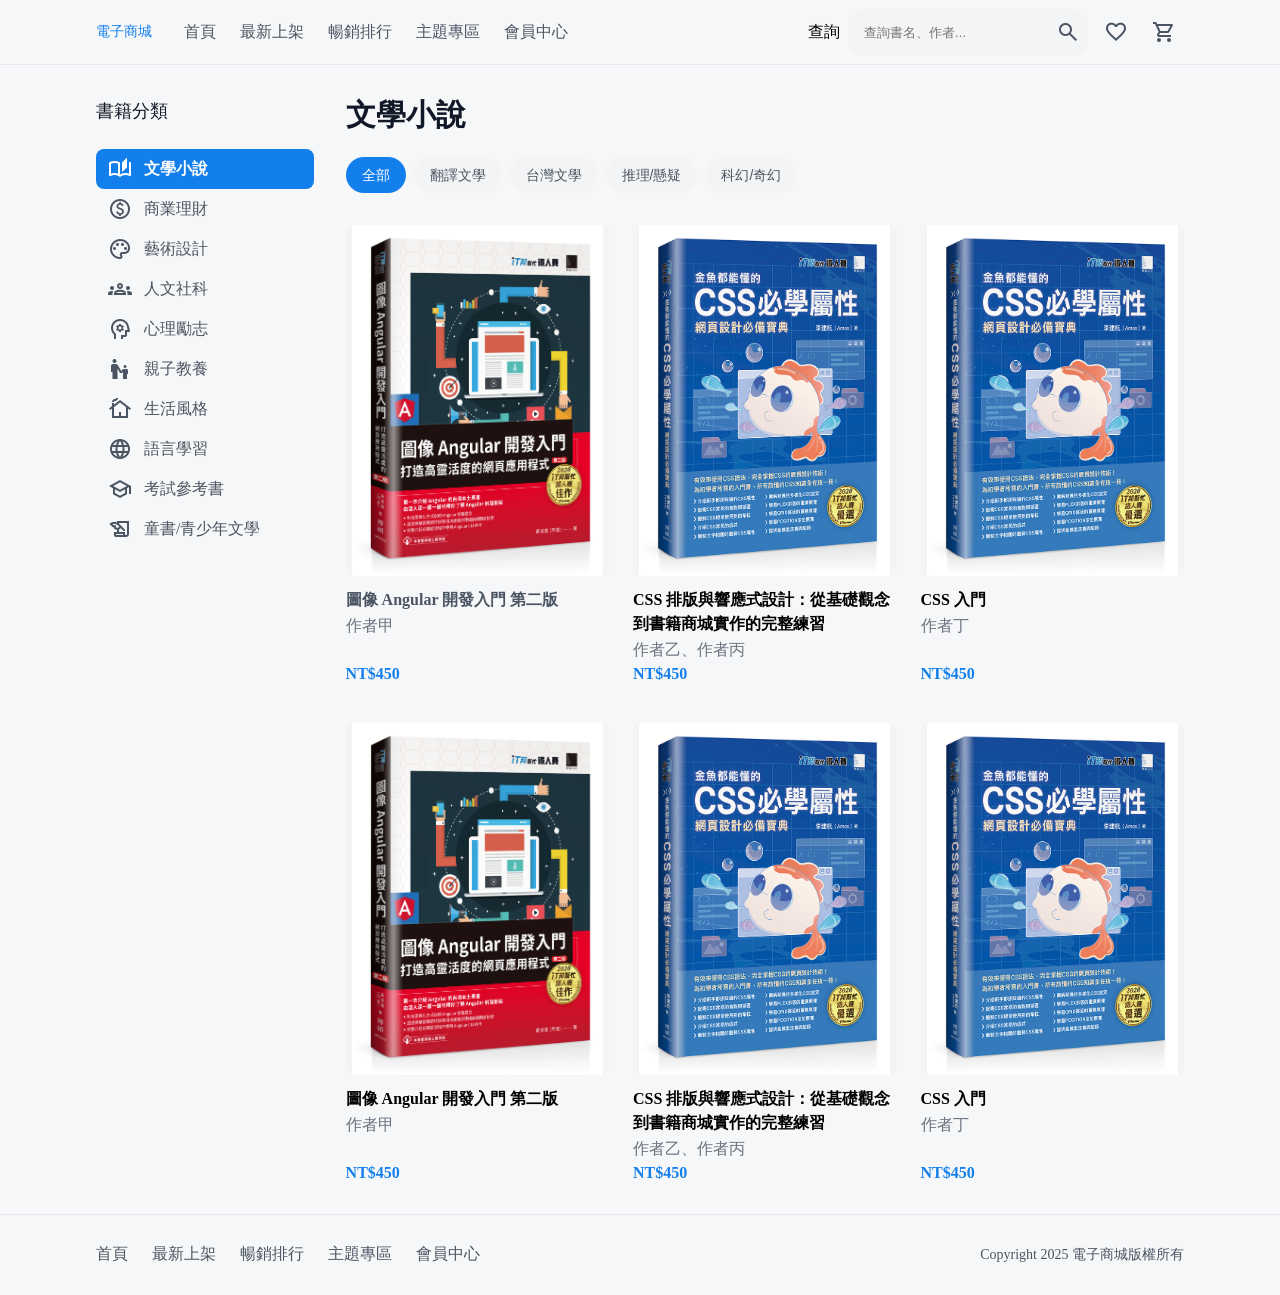
<file: src/index.html>
<!DOCTYPE html>
<html lang="zh-Hant">
  <head>
    <meta charset="UTF-8" />
    <meta name="viewport" content="width=device-width, initial-scale=1.0" />
    <title>電子商城</title>
    <link rel="stylesheet" href="style.min.css" />
    <link href="https://fonts.googleapis.com/css2?family=Material+Symbols+Outlined" rel="stylesheet" />
  </head>
  <body>
    <section>
        <header>
      <div class="container">
          <div class="header-inner">
            <div class="header-brand">
              <h3 class="site-title">電子商城</h3>
            <nav>
                <a href="#">首頁</a>
                <a href="#">最新上架</a>
                <a href="#">暢銷排行</a>
                <a href="#">主題專區</a>
                <a href="#">會員中心</a>
            </nav>
            </div>
            <div class="header-actions">
              <label for="book-search">查詢</label>
                <div class="search">
                <input id="book-search" type="search" placeholder="查詢書名、作者..." />
                <button type="button" aria-label="搜尋">
                  <span class="material-symbols-outlined" aria-hidden="true">search</span>
                </button>
              </div>
              <button type="button" aria-label="我的最愛">
                <span class="material-symbols-outlined" aria-hidden="true">favorite</span>
              </button>
              <button type="button" aria-label="購物車">
                <span class="material-symbols-outlined" aria-hidden="true">shopping_cart</span>
              </button>
            </div>
          </div>
        </div>
      </header>
      <div class="main">
        <div class="container">
          <div class="content-layout">
            <aside class="category-sidebar">
              <h2 id="category-title">書籍分類</h2>
              <nav class="category-nav" aria-labelledby="category-title">
                <a href="#" class="active" aria-current="true">
      <span class="material-symbols-outlined" aria-hidden="true">auto_stories</span>
      <span>文學小說</span>
    </a>
    <a href="#">
      <span class="material-symbols-outlined" aria-hidden="true">paid</span>
      <span>商業理財</span>
    </a>
    <a href="#">
      <span class="material-symbols-outlined" aria-hidden="true">palette</span>
      <span>藝術設計</span>
    </a>
    <a href="#">
      <span class="material-symbols-outlined" aria-hidden="true">groups</span>
      <span>人文社科</span>
    </a>
    <a href="#">
      <span class="material-symbols-outlined" aria-hidden="true">psychology</span>
      <span>心理勵志</span>
    </a>
    <a href="#">
      <span class="material-symbols-outlined" aria-hidden="true">escalator_warning</span>
      <span>親子教養</span>
    </a>
    <a href="#">
      <span class="material-symbols-outlined" aria-hidden="true">cottage</span>
      <span>生活風格</span>
    </a>
    <a href="#">
      <span class="material-symbols-outlined" aria-hidden="true">language</span>
      <span>語言學習</span>
    </a>
    <a href="#">
      <span class="material-symbols-outlined" aria-hidden="true">school</span>
      <span>考試參考書</span>
    </a>
    <a href="#">
      <span class="material-symbols-outlined" aria-hidden="true">history_edu</span>
      <span>童書/青少年文學</span>
    </a>
              </nav>
            </aside>
            <main class="book-main">
              <h1>文學小說</h1>
              <div class="mobile-tools">
                <label for="mobile-search">書名或作者</label>
                <input id="mobile-search" type="search" placeholder="輸入書名或作者" />
                <details>
                  <summary>書籍分類</summary>
                  <nav aria-label="手機書籍分類">
                    <a href="#" aria-current="true">文學小說</a>
                    <a href="#">商業理財</a>
                    <a href="#">藝術設計</a>
                    <a href="#">人文社科</a>
                    <a href="#">心理勵志</a>
                    <a href="#">親子教養</a>
                    <a href="#">生活風格</a>
                    <a href="#">語言學習</a>
                    <a href="#">考試參考書</a>
                    <a href="#">童書/青少年文學</a>
                  </nav>
                </details>
              </div>
              <div class="tag">
                <button type="button" class="selected">全部</button>
                <button type="button">翻譯文學</button>
                <button type="button">台灣文學</button>
                <button type="button">推理/懸疑</button>
                <button type="button">科幻/奇幻</button>
              </div>
              <div class="books">
                <div>
                  <img src="./assets/images/Angular.jpg" alt="圖像 Angular 開發入門第二版封面" />
                 <h4><a href="./book.html">圖像 Angular 開發入門 第二版</a></h4>
                  <span>作者甲</span>
                  <span>NT$450</span>
                </div>
                <div>
                  <img src="./assets/images/css.jpg" alt="CSS 書籍封面" />
                  <h4>CSS 排版與響應式設計：從基礎觀念到書籍商城實作的完整練習</h4>
                  <span>作者乙、作者丙</span>
                  <span>NT$450</span>
                </div>
                <div>
                  <img src="./assets/images/css.jpg" alt="CSS 書籍封面" />
                  <h4>CSS 入門</h4>
                  <span>作者丁</span>
                  <span>NT$450</span>
                </div>
                <div>
                  <img src="./assets/images/Angular.jpg" alt="圖像 Angular 開發入門第二版封面" />
                  <h4>圖像 Angular 開發入門 第二版</h4>
                  <span>作者甲</span>
                  <span>NT$450</span>
                </div>
                <div>
                  <img src="./assets/images/css.jpg" alt="CSS 書籍封面" />
                  <h4>CSS 排版與響應式設計：從基礎觀念到書籍商城實作的完整練習</h4>
                  <span>作者乙、作者丙</span>
                  <span>NT$450</span>
                </div>
                <div>
                  <img src="./assets/images/css.jpg" alt="CSS 書籍封面" />
                  <h4>CSS 入門</h4>
                  <span>作者丁</span>
                  <span>NT$450</span>
                </div>
              </div>
            </main>
          </div>
        </div>
      </div>
      <footer>
        <div class="container">
          <div class="footer-inner">
            <nav class="footer-nav" aria-label="頁尾導覽">
              <a href="#">首頁</a>
              <a href="#">最新上架</a>
              <a href="#">暢銷排行</a>
              <a href="#">主題專區</a>
              <a href="#">會員中心</a>
            </nav>
            <p>Copyright 2025 電子商城版權所有</p>
          </div>
        </div>
      </footer>
    </section>
  </body>
</html>
</file>
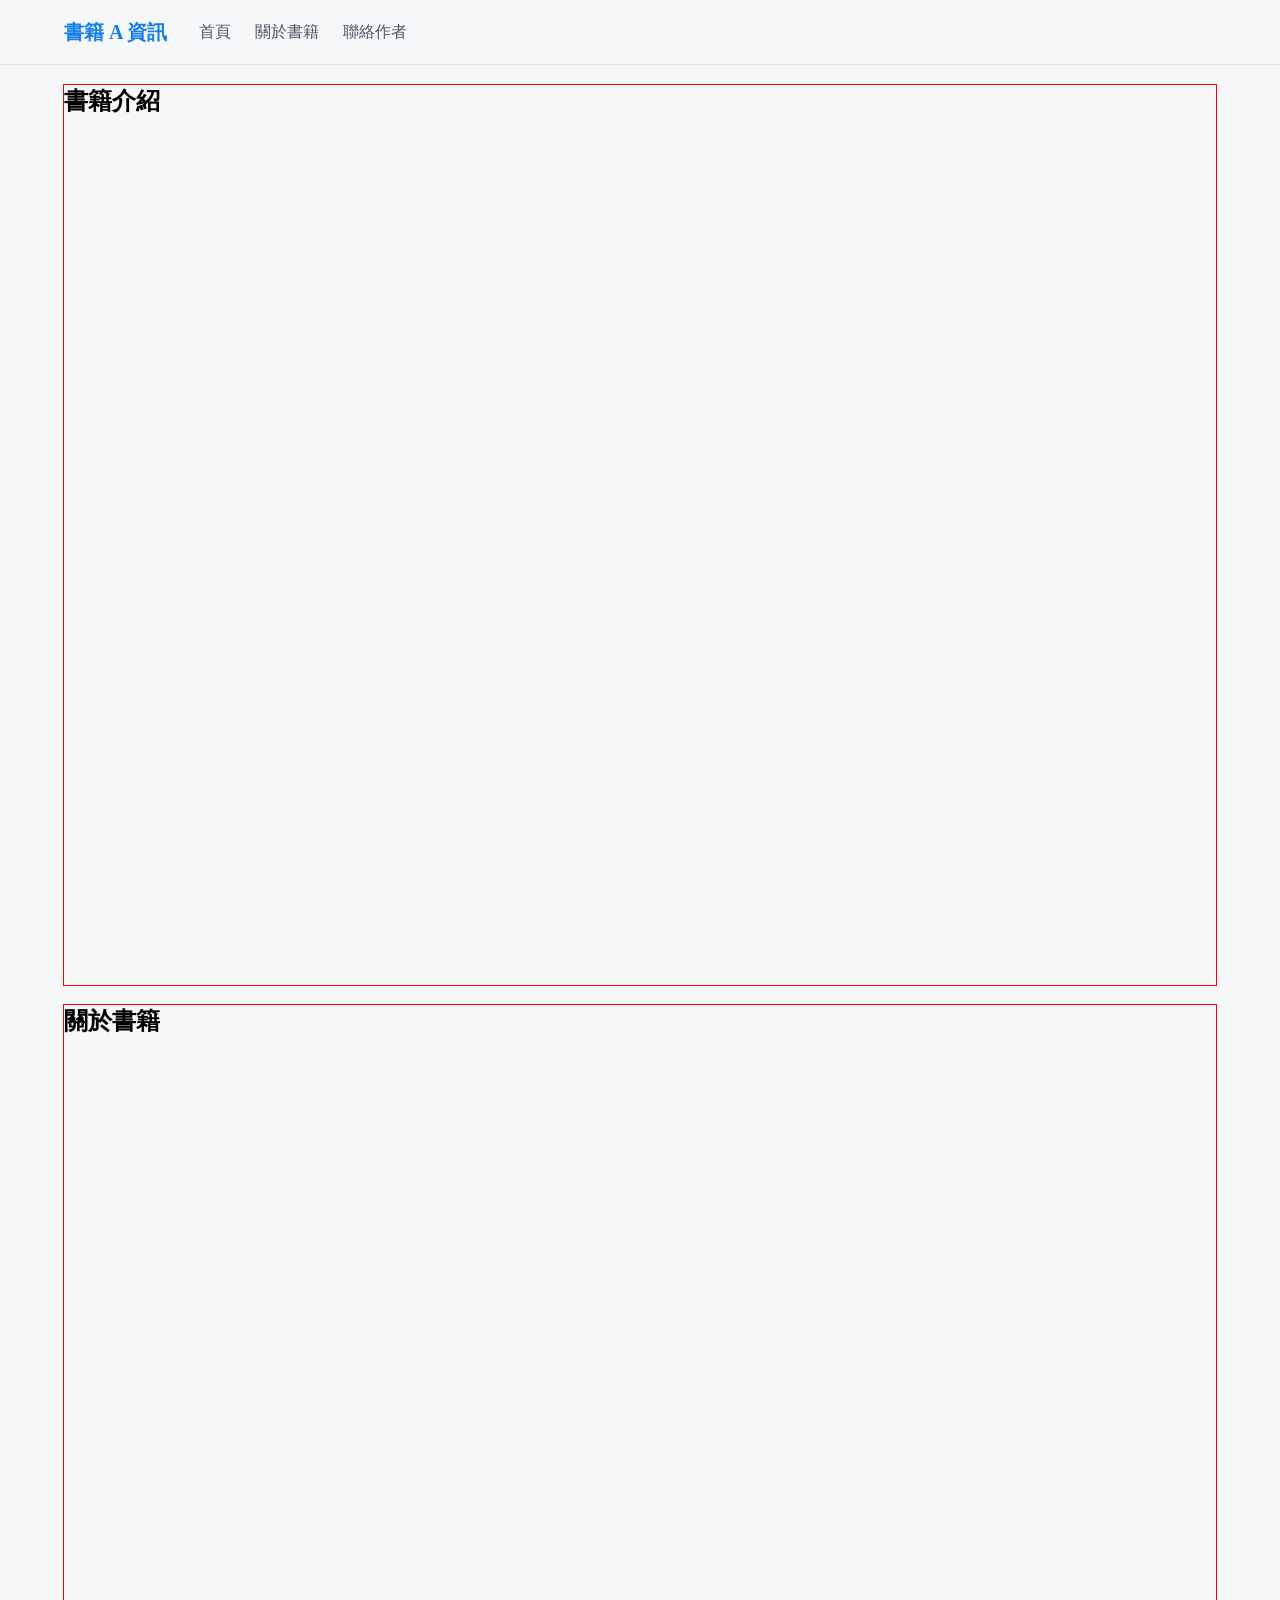
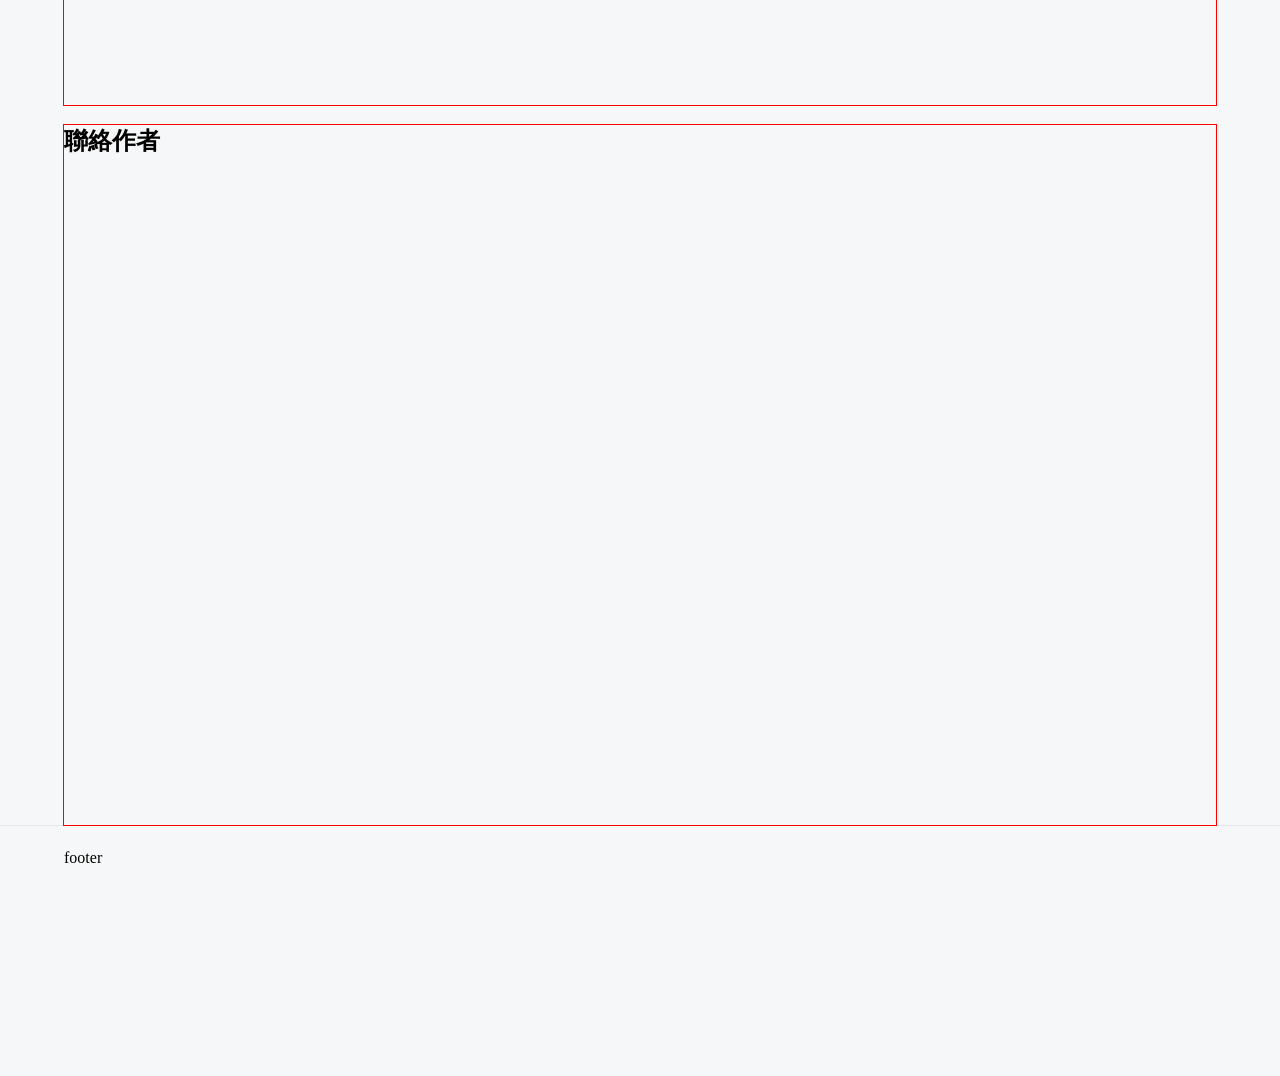
<file: src/book.html>
<!DOCTYPE html>
<html "lang=zh-Hant">
  <head>
    <meta charset="UTF-8" />
    <meta name="viewport" content="width=device-width, initial-scale=1.0" />
    <title>書籍 A 資訊</title>
    <link rel="stylesheet" href="book.min.css" />
  </head>
  <body>
    <section>
      <header>
        <div class="container">
          <div>
            <strong class="book-brand">書籍 A 資訊</strong>
             <nav aria-label="書籍頁導覽">
              <a href="#home">首頁</a>
              <a href="#book">關於書籍</a>
              <a href="#contact">聯絡作者</a>
            </nav>
          </div>
        </div>
      </header>
      <main class="wrapper">
        <div id="home" class="home"><h1>書籍介紹</h1></div>
        <div id="book" class="page"><h2>關於書籍</h2></div>
        <div id="contact" class="page"><h2>聯絡作者</h2></div>
      </main>
      <footer>
        <div class="container">
          <div>footer</div>
        </div>
      </footer>
    </section>
  </body>
 </html>
</html>
</file>
<file: src/style.min.css>
:root{--search-bar-display: flex;--aside-display: block;--book-min-width: 256px;--container-padding-left: 2rem;--container-padding-right: 2rem;--nav-display: flex}@media(max-width: 1024px){:root{--search-bar-display: none;--aside-display: none;--book-min-width: 200px}}@media(max-width: 640px){:root{--container-padding-left: 1.5rem;--container-padding-right: 1.5rem;--nav-display: none}}:root{--primary-color: #137fec;--background-color: #f6f7f8;--text-color: #4b5563;--border-color: #e5e7eb;--gray-color-100: #f3f4f6;--gray-color-500: #6b7280;--header-color: #111827}section{display:flex;flex-direction:column;min-height:100vh}section>.main{flex-grow:1}.container{width:100%;max-width:90vw;box-sizing:border-box;margin:0 auto;padding-left:var(--container-padding-left);padding-right:var(--container-padding-right)}a{color:var(--text-color);text-decoration:none}a:hover{color:var(--primary-color)}a:focus-visible{outline:2px solid var(--primary-color);outline-offset:3px}header{border-bottom:solid 1px var(--border-color);background-color:var(--background-color);position:sticky;top:0;z-index:50}header .header-inner{height:4rem;display:flex;justify-content:space-between;align-items:center}header .header-inner .site-title{margin:0px;font-size:.875rem;font-weight:400;line-height:1.25rem;color:#137fec}header .header-inner .header-brand,header .header-inner .header-actions{display:flex;align-items:center}header .header-inner .header-brand.header-brand,header .header-inner .header-actions.header-brand{min-width:0;flex-wrap:wrap;gap:.5rem 2rem}header .header-inner .header-brand.header-actions,header .header-inner .header-actions.header-actions{gap:.5rem}header .header-inner nav{display:var(--nav-display);flex-wrap:wrap;gap:1.5rem}header .header-inner label[for=book-search]{display:var(--search-bar-display)}header .header-inner div.search{display:var(--search-bar-display);align-items:stretch;gap:0}header .header-inner div.search input{border-top-left-radius:1rem;border-bottom-left-radius:1rem;width:200px;padding:1rem .5rem 1rem 1rem;border:none;background-color:var(--gray-color-100)}header .header-inner div.search button{border-top-right-radius:1rem;border-bottom-right-radius:1rem;padding:.5rem;border:none;cursor:pointer;background-color:var(--gray-color-100)}header .header-inner .search input:focus-visible,header .header-inner button:focus-visible{outline:2px solid var(--primary-color);outline-offset:3px}header .header-inner button{background-color:rgba(0,0,0,0);padding:.5rem;border:none;cursor:pointer;color:var(--text-color);display:inline-flex;align-items:center;justify-content:center}header .material-symbols-outlined{font-size:1.5rem;line-height:1}.content-layout{display:flex;align-items:flex-start;gap:2rem;padding-block:2rem}.content-layout h2{margin:0;font-size:1.125rem;font-weight:500;line-height:1.75rem;color:var(--header-color)}.category-sidebar{display:var(--aside-display);width:20%;flex-shrink:0;position:sticky;top:6rem}.book-main{flex:1 1 0%;min-width:0;overflow-wrap:anywhere}.book-main h1{margin:0 0 1.5rem;font-size:1.875rem;font-weight:600;line-height:2.25rem;color:var(--header-color)}.book-main .tag{display:flex;flex-wrap:wrap;gap:.5rem;margin-bottom:2rem}.book-main .tag button{padding:.5rem 1rem;border:0;border-radius:1.5rem;font-size:.875rem;font-weight:500;line-height:1.25rem;color:var(--text-color);background-color:var(--gray-color-100);cursor:pointer}.book-main .tag button:focus-visible{outline:2px solid var(--primary-color);outline-offset:3px}.book-main .tag button.selected{background-color:var(--primary-color);color:#fff}.category-nav{margin-block:1.5rem}.category-nav a{display:flex;align-items:center;gap:.75rem;padding:.5rem .75rem;border-radius:.5rem;overflow-wrap:anywhere}.category-nav .material-symbols-outlined{flex-shrink:0;font-size:1.5rem;line-height:1}.category-nav a:hover{background-color:var(--gray-color-100);color:var(--primary-color)}.category-nav a.active{background-color:var(--primary-color);color:#fff;font-weight:700}.books{display:grid;grid-template-columns:repeat(auto-fill, minmax(min(100%, var(--book-min-width)), 1fr));gap:2.5rem 1.5rem}.books>div{display:flex;flex-direction:column;gap:.25rem;min-width:0;overflow-wrap:anywhere}.books>div img{display:block;width:100%;border-radius:.5rem;aspect-ratio:3/4;-o-object-fit:contain;object-fit:contain;background:var(--gray-color-100)}.books>div h4{margin:.5rem 0 0;font-size:1rem;font-weight:600;line-height:1.5rem}.books>div div h4 a:hover{color:var(--primary-color)}.books>div div h4 a:focus-visible{outline:2px solid var(--primary-color);outline-offset:3px}.books>div span:first-of-type{color:var(--gray-color-500)}.books>div span:last-of-type{color:var(--primary-color);font-weight:700;margin-top:auto}.mobile-tools{display:none}@media(max-width: 1024px){.mobile-tools{display:grid;gap:.75rem;margin-bottom:1.5rem}.mobile-tools input{width:100%;min-width:0;box-sizing:border-box;padding:.75rem}.mobile-tools summary{cursor:pointer;padding-block:.5rem}.mobile-tools nav{display:grid;gap:.5rem}}.mobile-tools :focus-visible{outline:2px solid var(--primary-color);outline-offset:3px}footer{border-top:1px solid var(--border-color)}footer .footer-inner{display:flex;flex-wrap:wrap;justify-content:space-between;align-items:center;gap:1rem 1.5rem;padding-block:1rem}footer .footer-nav{display:var(--nav-display);flex-wrap:wrap;gap:.75rem 1.5rem}footer p{color:var(--text-color);font-size:.875rem;font-weight:400;line-height:1.25rem}html,body{margin:0;padding:0}body{background-color:var(--background-color)}/*# sourceMappingURL=style.min.css.map */
</file>
<file: src/book.min.css>
:root{--primary-color: #137fec;--background-color: #f6f7f8;--text-color: #4b5563;--border-color: #e5e7eb;--gray-color-100: #f3f4f6;--gray-color-500: #6b7280;--header-color: #111827}:root{--search-bar-display: flex;--aside-display: block;--book-min-width: 256px;--container-padding-left: 2rem;--container-padding-right: 2rem;--nav-display: flex}@media(max-width: 1024px){:root{--search-bar-display: none;--aside-display: none;--book-min-width: 200px}}@media(max-width: 640px){:root{--container-padding-left: 1.5rem;--container-padding-right: 1.5rem;--nav-display: none}}header{border-bottom:solid 1px var(--border-color);background-color:var(--background-color);position:sticky;top:0;z-index:50}header div.container>div{gap:2rem}header .book-brand{margin:0px;font-size:1.25rem;font-weight:700;line-height:1.75rem;color:var(--primary-color)}header nav{display:var(--nav-display);gap:1.5rem}section{width:100%}section div.container{max-width:90vw;margin:0px auto;padding-left:var(--container-padding-left);padding-right:var(--container-padding-right)}section div.container>div{width:100%;height:4rem;display:flex;align-items:center}main.wrapper{max-width:90vw;margin:0 auto;padding-left:var(--container-padding-left);padding-right:var(--container-padding-right)}main.wrapper>div{outline:solid 1px red}main.wrapper>div.home{height:100vh}main.wrapper>div.page{min-height:700px}main.wrapper>div[id]{scroll-margin-top:var(--book-header-offset)}a{color:var(--text-color);text-decoration:inherit}a:hover{color:var(--primary-color)}footer{border-top:1px solid var(--border-color);height:250px}html,body{margin:0;padding:0}html{--book-header-offset: 5rem;scroll-behavior:smooth}body{background-color:var(--background-color)}@media(prefers-reduced-motion: reduce){html{scroll-behavior:auto}}/*# sourceMappingURL=book.min.css.map */
</file>
